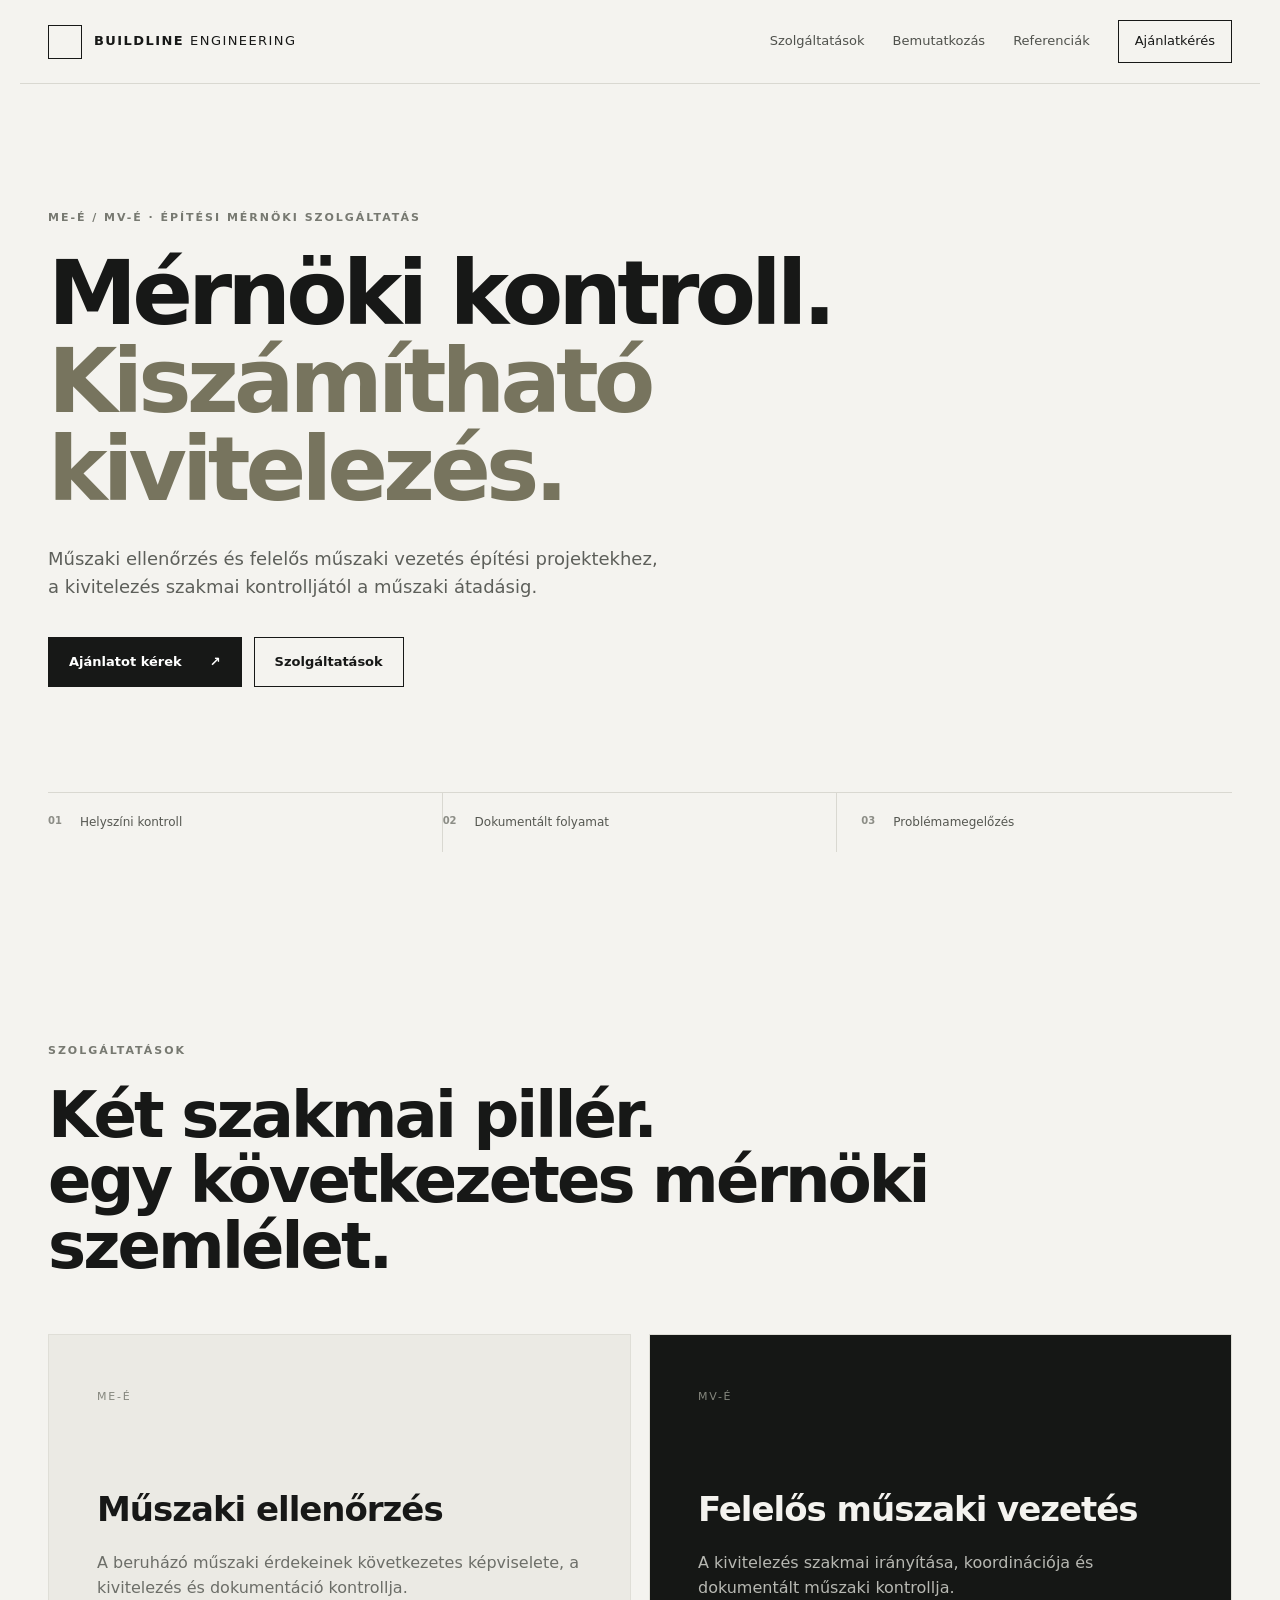
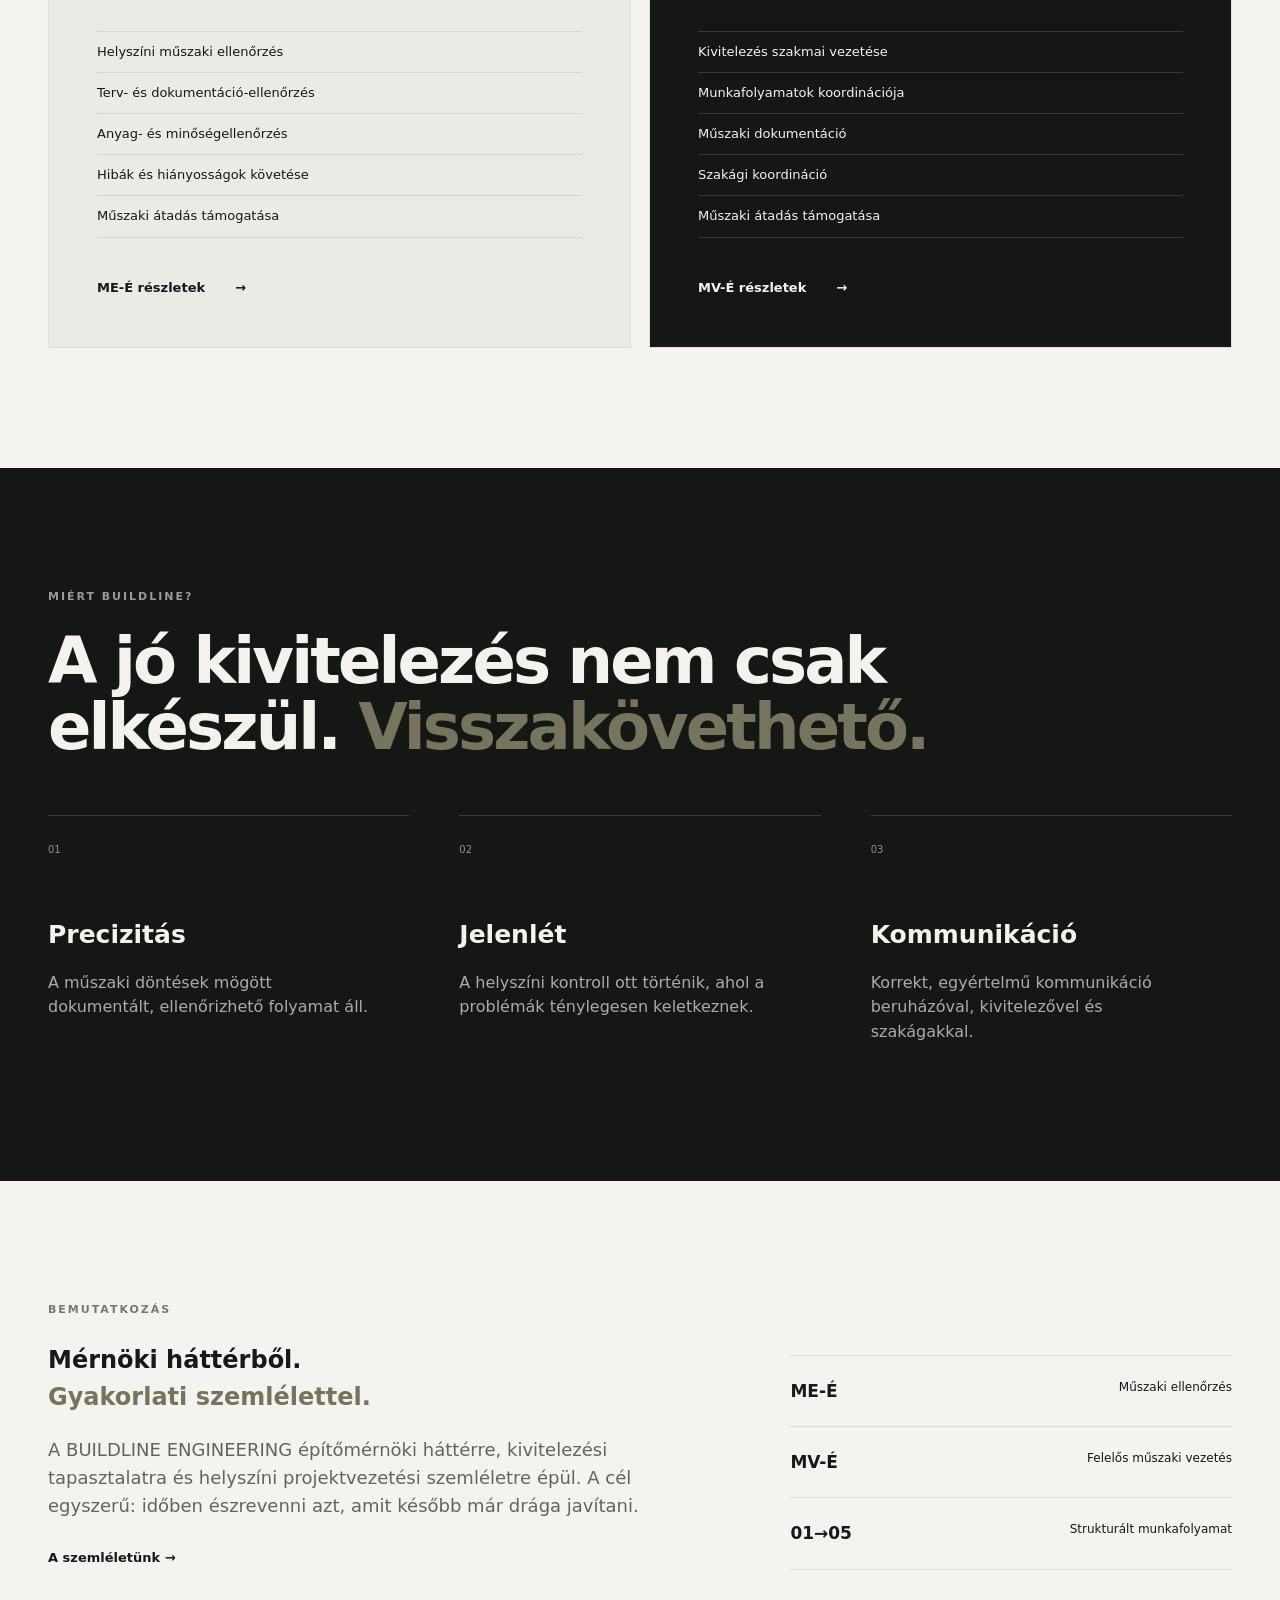
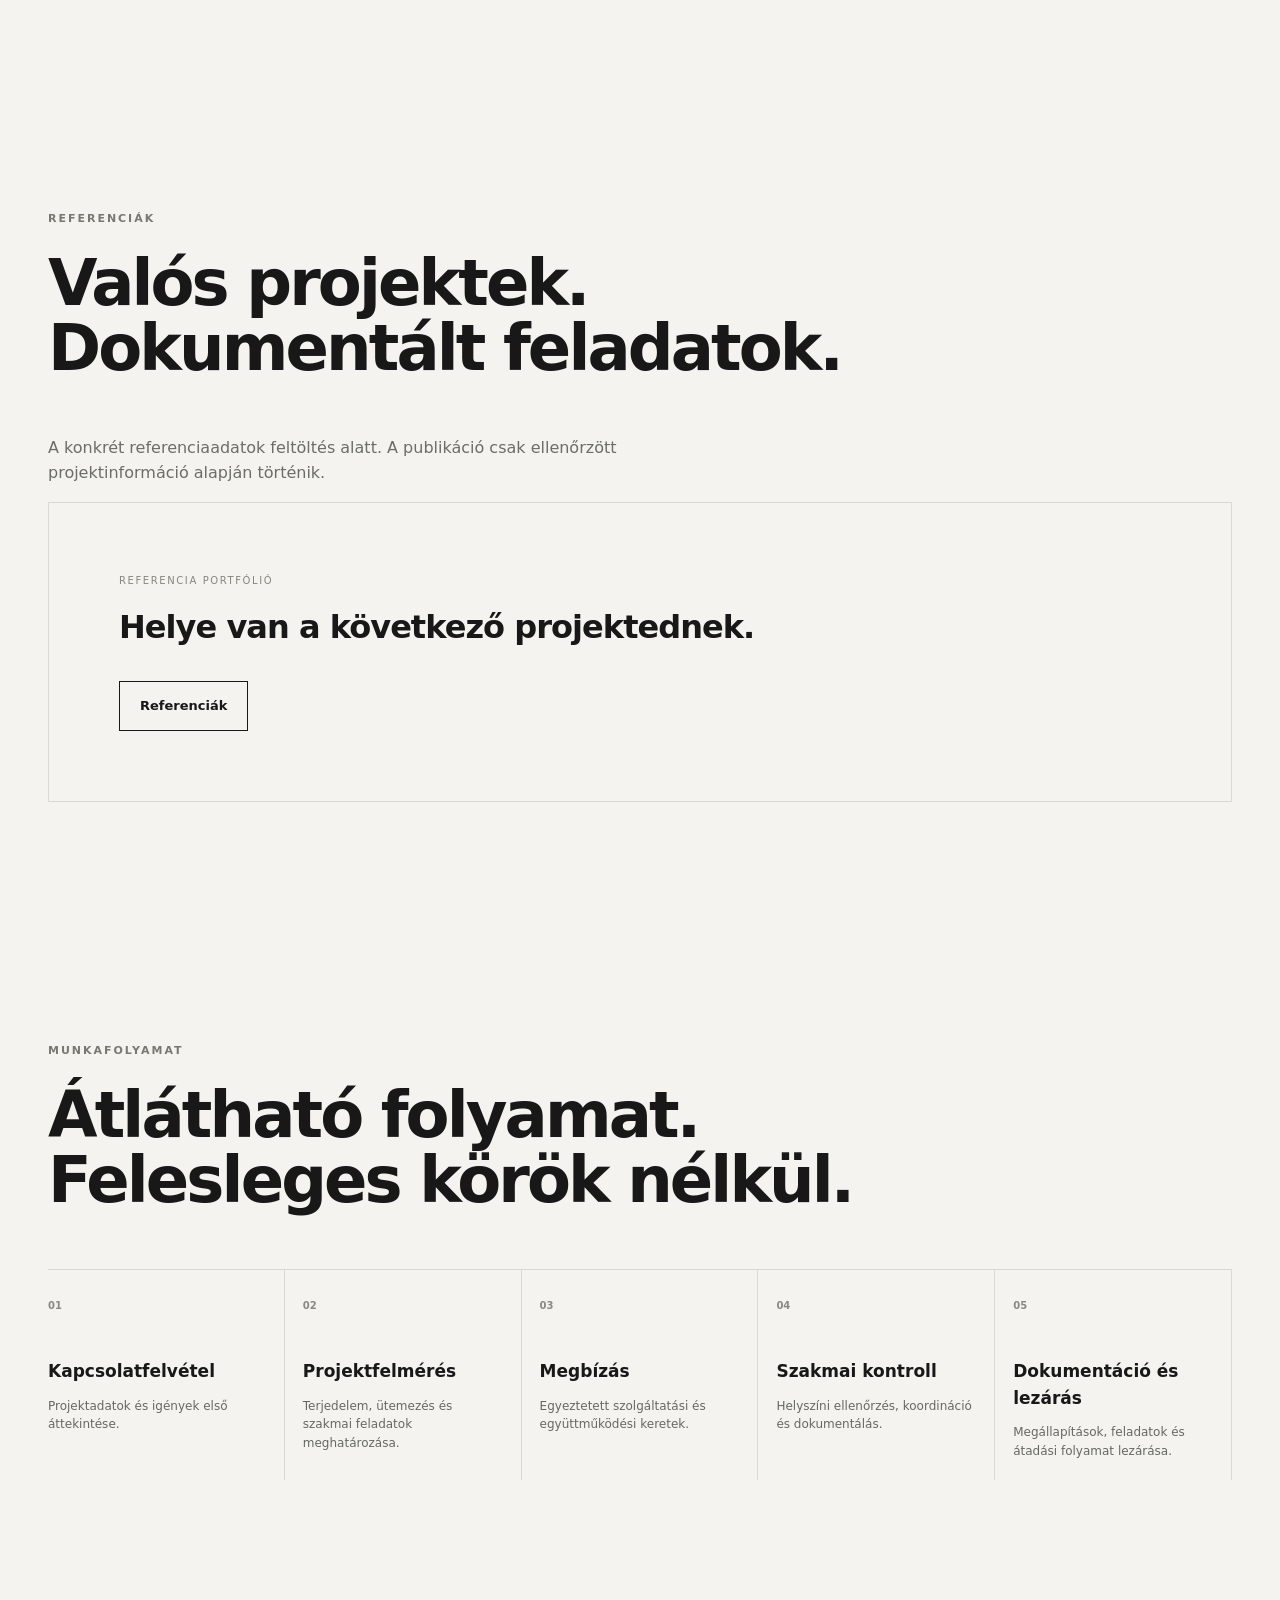
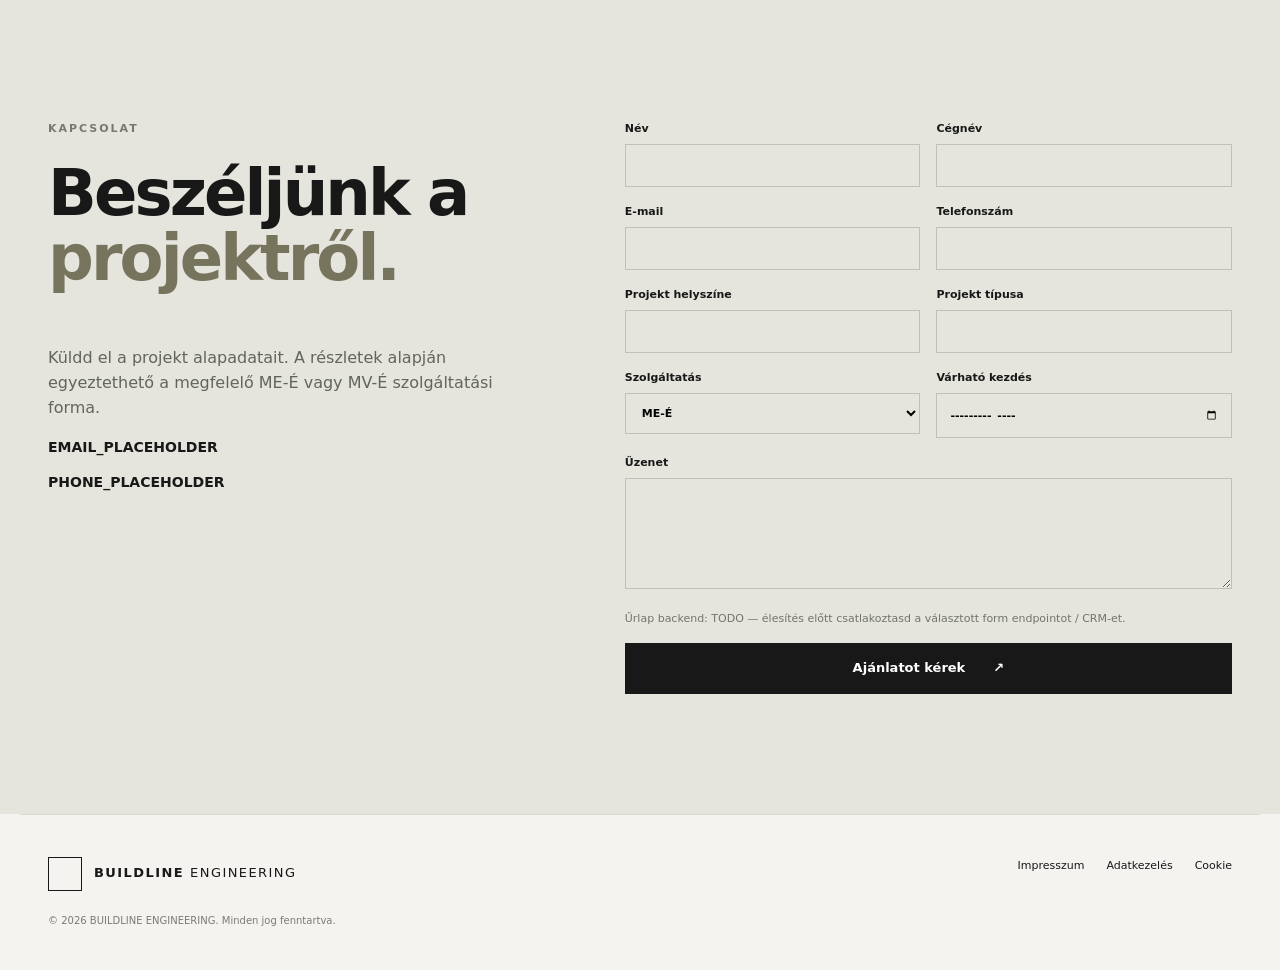
<file: index.html>
<!doctype html><html lang="hu"><head><meta charset="UTF-8"><meta name="viewport" content="width=device-width, initial-scale=1.0"><title>BUILDLINE ENGINEERING — Mérnöki kontroll. Kiszámítható kivitelezés.</title><meta name="description" content="BUILDLINE ENGINEERING — műszaki ellenőrzés (ME-É) és felelős műszaki vezetés (MV-É) építési projektekhez."><link rel="canonical" href="https://buildline.hu/"><meta name="robots" content="index,follow"><meta property="og:title" content="BUILDLINE ENGINEERING — Mérnöki kontroll. Kiszámítható kivitelezés."><meta property="og:description" content="Műszaki ellenőrzés és felelős műszaki vezetés építési projektekhez."><meta property="og:type" content="website"><meta property="og:url" content="https://buildline.hu/"><meta name="twitter:card" content="summary"><meta name="twitter:title" content="BUILDLINE ENGINEERING"><meta name="twitter:description" content="Mérnöki kontroll. Kiszámítható kivitelezés."><link rel="icon" href="./assets/favicon.svg" type="image/svg+xml"><link rel="stylesheet" href="./assets/styles.css"></head><body><header class="site-header"><a class="brand" href="./" aria-label="BUILDLINE ENGINEERING főoldal"><span class="brand-mark" aria-hidden="true"><i></i><i></i></span><span>BUILDLINE <b>ENGINEERING</b></span></a><nav aria-label="Fő navigáció"><a href="./#szolgaltatasok">Szolgáltatások</a><a href="./bemutatkozas.html">Bemutatkozás</a><a href="./referenciak.html">Referenciák</a><a class="nav-cta" href="./#ajanlatkeres">Ajánlatkérés</a></nav></header><main><section class="hero"><div class="eyebrow">ME-É / MV-É · ÉPÍTÉSI MÉRNÖKI SZOLGÁLTATÁS</div><h1>Mérnöki kontroll.<br><em>Kiszámítható kivitelezés.</em></h1><p>Műszaki ellenőrzés és felelős műszaki vezetés építési projektekhez, a kivitelezés szakmai kontrolljától a műszaki átadásig.</p><div class="actions"><a class="button primary" href="#ajanlatkeres">Ajánlatot kérek <span>↗</span></a><a class="button ghost" href="#szolgaltatasok">Szolgáltatások</a></div><div class="hero-grid"><div><strong>01</strong><span>Helyszíni kontroll</span></div><div><strong>02</strong><span>Dokumentált folyamat</span></div><div><strong>03</strong><span>Problémamegelőzés</span></div></div></section><section id="szolgaltatasok" class="section"><div class="section-head"><div class="eyebrow">SZOLGÁLTATÁSOK</div><h2>Két szakmai pillér.<br>egy következetes mérnöki szemlélet.</h2></div><div class="service-grid"><article class="service-card"><span class="service-code">ME-É</span><h3>Műszaki ellenőrzés</h3><p>A beruházó műszaki érdekeinek következetes képviselete, a kivitelezés és dokumentáció kontrollja.</p><ul><li>Helyszíni műszaki ellenőrzés</li><li>Terv- és dokumentáció-ellenőrzés</li><li>Anyag- és minőségellenőrzés</li><li>Hibák és hiányosságok követése</li><li>Műszaki átadás támogatása</li></ul><a href="./muszaki-ellenorzes.html">ME-É részletek <span>→</span></a></article><article class="service-card featured"><span class="service-code">MV-É</span><h3>Felelős műszaki vezetés</h3><p>A kivitelezés szakmai irányítása, koordinációja és dokumentált műszaki kontrollja.</p><ul><li>Kivitelezés szakmai vezetése</li><li>Munkafolyamatok koordinációja</li><li>Műszaki dokumentáció</li><li>Szakági koordináció</li><li>Műszaki átadás támogatása</li></ul><a href="./felelos-muszaki-vezetes.html">MV-É részletek <span>→</span></a></article></div></section><section class="dark-section"><div class="section-head"><div class="eyebrow">MIÉRT BUILDLINE?</div><h2>A jó kivitelezés nem csak<br>elkészül. <em>Visszakövethető.</em></h2></div><div class="principles"><div><span>01</span><h3>Precizitás</h3><p>A műszaki döntések mögött dokumentált, ellenőrizhető folyamat áll.</p></div><div><span>02</span><h3>Jelenlét</h3><p>A helyszíni kontroll ott történik, ahol a problémák ténylegesen keletkeznek.</p></div><div><span>03</span><h3>Kommunikáció</h3><p>Korrekt, egyértelmű kommunikáció beruházóval, kivitelezővel és szakágakkal.</p></div></div></section><section class="section intro"><div class="intro-copy"><div class="eyebrow">BEMUTATKOZÁS</div><h2>Mérnöki háttérből.<br><em>Gyakorlati szemlélettel.</em></h2><p>A BUILDLINE ENGINEERING építőmérnöki háttérre, kivitelezési tapasztalatra és helyszíni projektvezetési szemléletre épül. A cél egyszerű: időben észrevenni azt, amit később már drága javítani.</p><a class="text-link" href="./bemutatkozas.html">A szemléletünk →</a></div><div class="stat-panel"><div><strong>ME-É</strong><span>Műszaki ellenőrzés</span></div><div><strong>MV-É</strong><span>Felelős műszaki vezetés</span></div><div><strong>01→05</strong><span>Strukturált munkafolyamat</span></div></div></section><section class="section references"><div class="section-head"><div class="eyebrow">REFERENCIÁK</div><h2>Valós projektek.<br>Dokumentált feladatok.</h2><p class="muted">A konkrét referenciaadatok feltöltés alatt. A publikáció csak ellenőrzött projektinformáció alapján történik.</p></div><div class="reference-placeholder"><span>REFERENCIA PORTFÓLIÓ</span><strong>Helye van a következő projektednek.</strong><a class="button ghost" href="./referenciak.html">Referenciák</a></div></section><section class="section process"><div class="section-head"><div class="eyebrow">MUNKAFOLYAMAT</div><h2>Átlátható folyamat.<br>Felesleges körök nélkül.</h2></div><div class="process-grid"><div><b>01</b><h3>Kapcsolatfelvétel</h3><p>Projektadatok és igények első áttekintése.</p></div><div><b>02</b><h3>Projektfelmérés</h3><p>Terjedelem, ütemezés és szakmai feladatok meghatározása.</p></div><div><b>03</b><h3>Megbízás</h3><p>Egyeztetett szolgáltatási és együttműködési keretek.</p></div><div><b>04</b><h3>Szakmai kontroll</h3><p>Helyszíni ellenőrzés, koordináció és dokumentálás.</p></div><div><b>05</b><h3>Dokumentáció és lezárás</h3><p>Megállapítások, feladatok és átadási folyamat lezárása.</p></div></div></section><section id="ajanlatkeres" class="contact-section"><div><div class="eyebrow">KAPCSOLAT</div><h2>Beszéljünk a<br><em>projektről.</em></h2><p>Küldd el a projekt alapadatait. A részletek alapján egyeztethető a megfelelő ME-É vagy MV-É szolgáltatási forma.</p><a class="contact-line" href="mailto:EMAIL_PLACEHOLDER">EMAIL_PLACEHOLDER</a><a class="contact-line" href="tel:PHONE_PLACEHOLDER">PHONE_PLACEHOLDER</a></div><form id="quote-form" class="quote-form"><label>Név<input name="name" required></label><label>Cégnév<input name="company"></label><label>E-mail<input type="email" name="email" required></label><label>Telefonszám<input name="phone"></label><label>Projekt helyszíne<input name="location"></label><label>Projekt típusa<input name="type"></label><label>Szolgáltatás<select name="service"><option>ME-É</option><option>MV-É</option><option>ME-É + MV-É</option></select></label><label>Várható kezdés<input type="month" name="start"></label><label class="full">Üzenet<textarea name="message" rows="5"></textarea></label><div class="full form-note">Űrlap backend: TODO — élesítés előtt csatlakoztasd a választott form endpointot / CRM-et.</div><button class="button primary full" type="submit">Ajánlatot kérek <span>↗</span></button></form></section></main><footer class="footer"><div class="brand"><span class="brand-mark" aria-hidden="true"><i></i><i></i></span><span>BUILDLINE <b>ENGINEERING</b></span></div><div class="footer-links"><a href="./impresszum.html">Impresszum</a><a href="./adatkezeles.html">Adatkezelés</a><a href="./cookie.html">Cookie</a></div><small>© 2026 BUILDLINE ENGINEERING. Minden jog fenntartva.</small></footer><script src="./assets/main.js" defer></script><script type="application/ld+json">{"@context":"https://schema.org","@type":"ProfessionalService","name":"BUILDLINE ENGINEERING","description":"Műszaki ellenőrzés (ME-É) és felelős műszaki vezetés (MV-É) építési projektekhez.","url":"https://buildline.hu/","areaServed":"HU","serviceType":["Műszaki ellenőrzés","Felelős műszaki vezetés"]}</script></body></html>
</file>
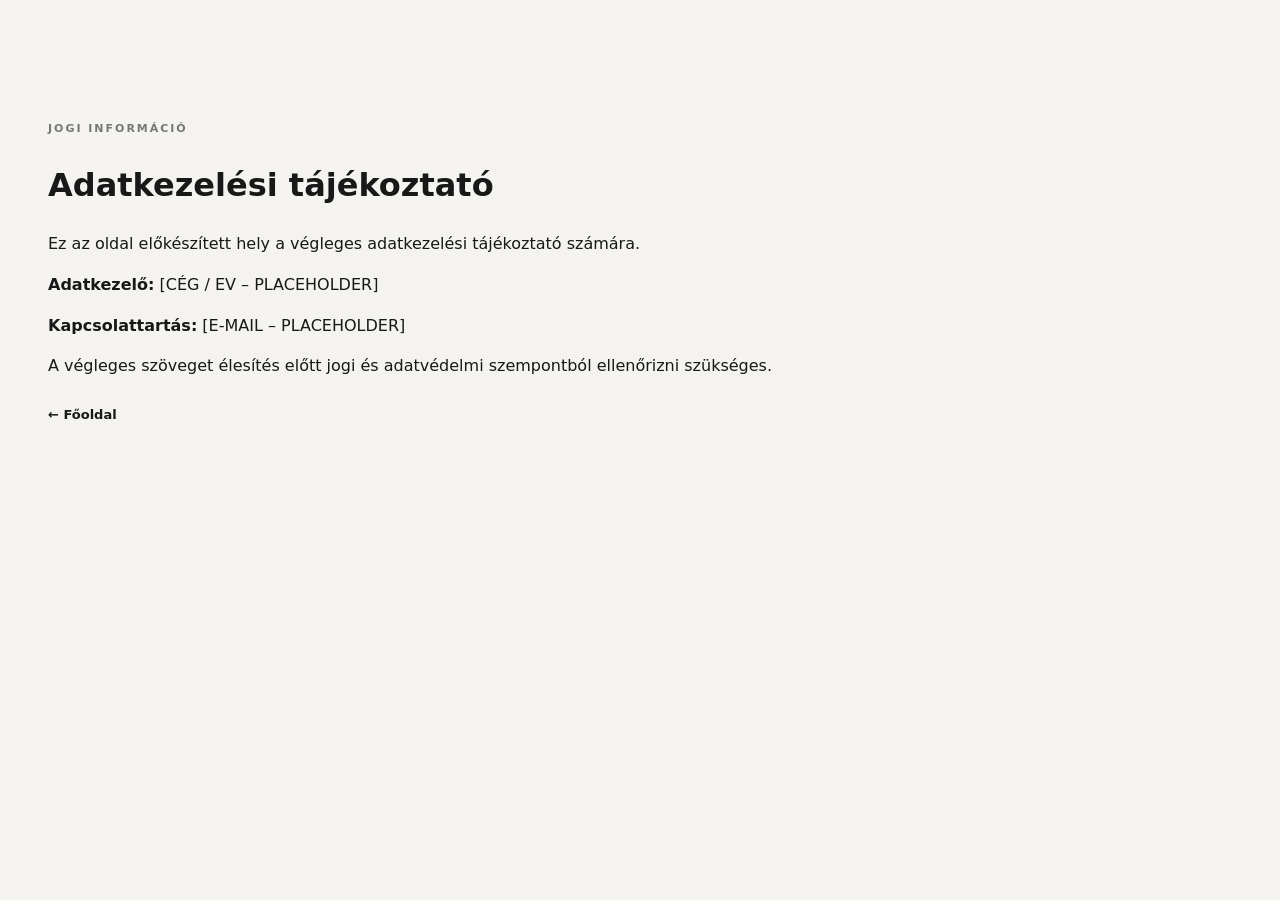
<file: adatkezeles.html>
<!doctype html><html lang="hu"><head><meta charset="utf-8"><meta name="viewport" content="width=device-width,initial-scale=1"><title>Adatkezelési tájékoztató | BUILDLINE ENGINEERING</title><meta name="description" content="BUILDLINE ENGINEERING adatkezelési tájékoztató."><link rel="stylesheet" href="./assets/styles.css"></head><body><main class="section"><div class="eyebrow">JOGI INFORMÁCIÓ</div><h1>Adatkezelési tájékoztató</h1><p>Ez az oldal előkészített hely a végleges adatkezelési tájékoztató számára.</p><p><strong>Adatkezelő:</strong> [CÉG / EV – PLACEHOLDER]</p><p><strong>Kapcsolattartás:</strong> [E-MAIL – PLACEHOLDER]</p><p>A végleges szöveget élesítés előtt jogi és adatvédelmi szempontból ellenőrizni szükséges.</p><a class="text-link" href="./">← Főoldal</a></main></body></html>
</file>
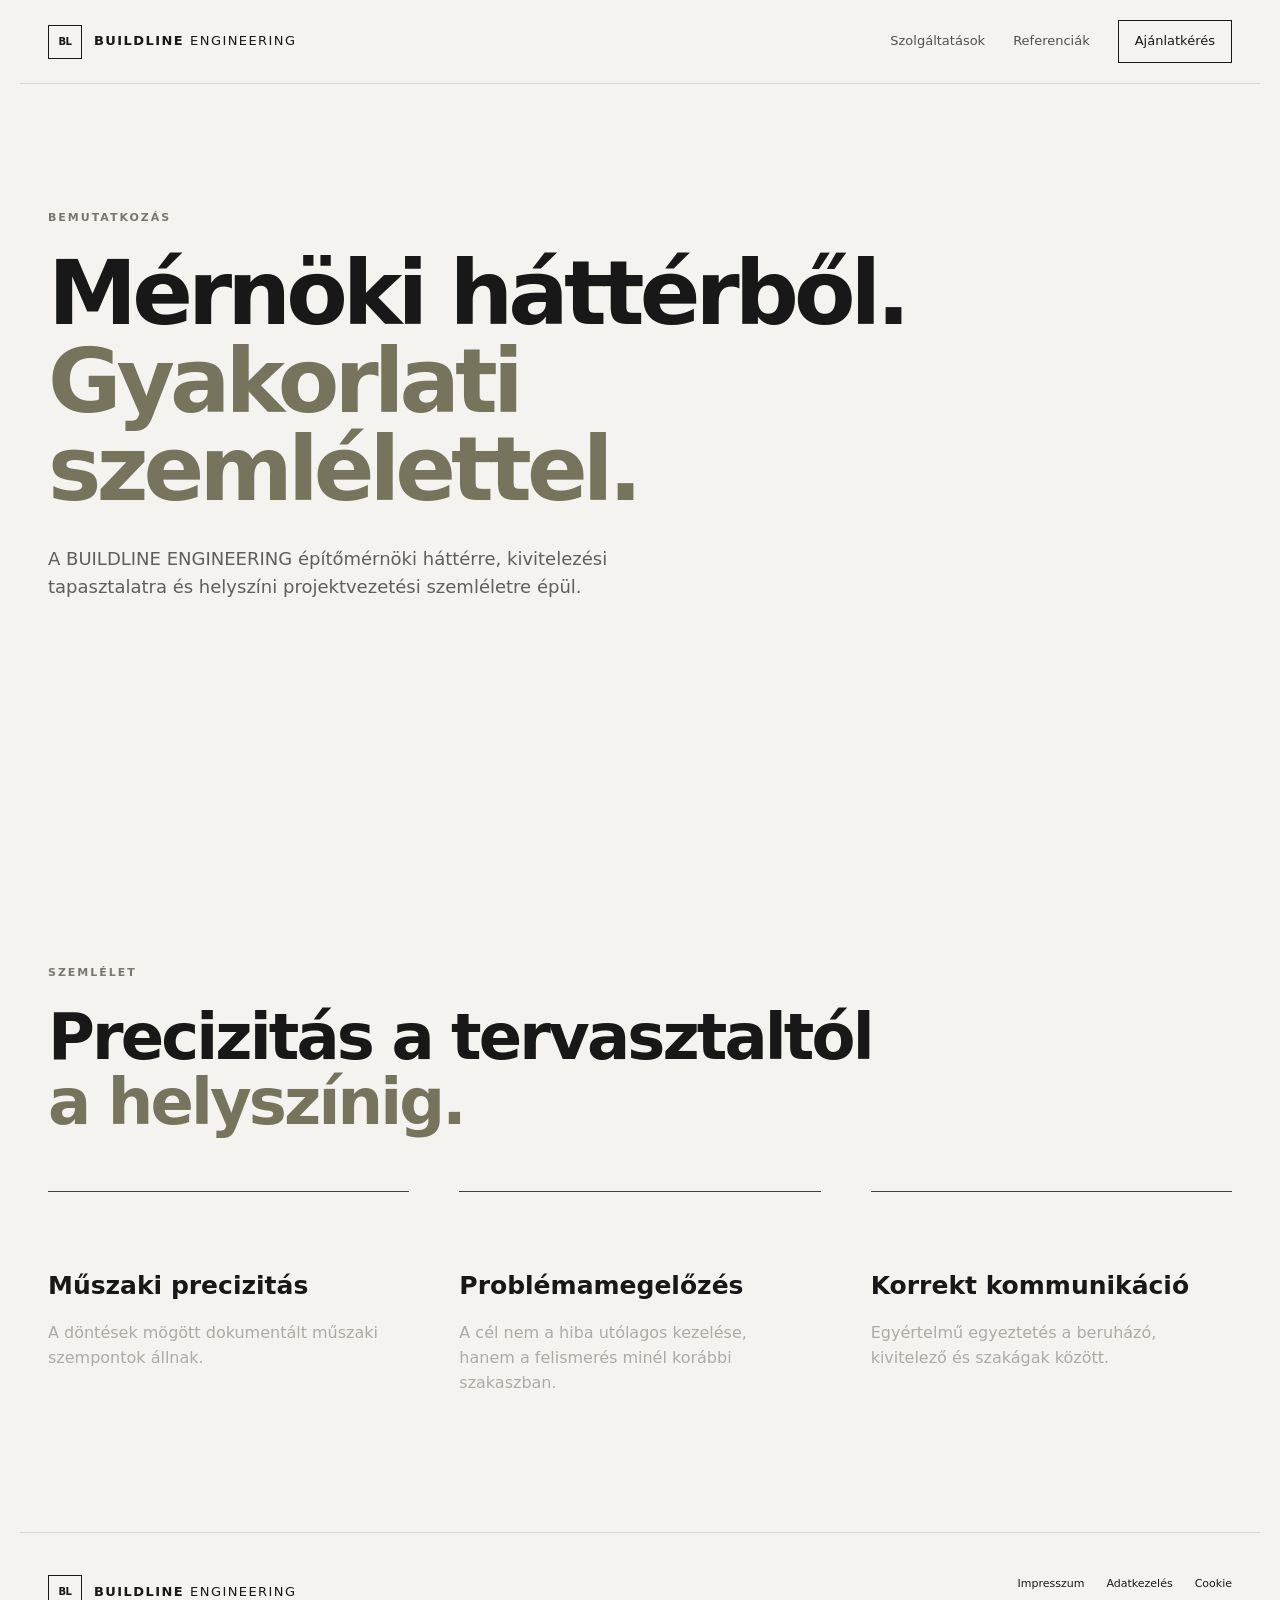
<file: bemutatkozas.html>
<!doctype html><html lang="hu"><head><meta charset="utf-8"><meta name="viewport" content="width=device-width,initial-scale=1"><title>Bemutatkozás | BUILDLINE ENGINEERING</title><meta name="description" content="A BUILDLINE ENGINEERING mérnöki szemlélete: építőmérnöki háttér, kivitelezési tapasztalat, helyszíni projektvezetés és dokumentált munkavégzés."><link rel="stylesheet" href="./assets/styles.css"></head><body><header class="site-header"><a class="brand" href="./"><span class="brand-mark">BL</span><span>BUILDLINE <b>ENGINEERING</b></span></a><nav><a href="./#szolgaltatasok">Szolgáltatások</a><a href="./referenciak.html">Referenciák</a><a class="nav-cta" href="./#ajanlatkeres">Ajánlatkérés</a></nav></header><main><section class="hero"><div class="eyebrow">BEMUTATKOZÁS</div><h1>Mérnöki háttérből.<br><em>Gyakorlati szemlélettel.</em></h1><p>A BUILDLINE ENGINEERING építőmérnöki háttérre, kivitelezési tapasztalatra és helyszíni projektvezetési szemléletre épül.</p></section><section class="section"><div class="section-head"><div class="eyebrow">SZEMLÉLET</div><h2>Precizitás a tervasztaltól<br><em>a helyszínig.</em></h2></div><div class="principles"><div><h3>Műszaki precizitás</h3><p>A döntések mögött dokumentált műszaki szempontok állnak.</p></div><div><h3>Problémamegelőzés</h3><p>A cél nem a hiba utólagos kezelése, hanem a felismerés minél korábbi szakaszban.</p></div><div><h3>Korrekt kommunikáció</h3><p>Egyértelmű egyeztetés a beruházó, kivitelező és szakágak között.</p></div></div></section></main><footer class="footer"><div class="brand"><span class="brand-mark">BL</span><span>BUILDLINE <b>ENGINEERING</b></span></div><div class="footer-links"><a href="./impresszum.html">Impresszum</a><a href="./adatkezeles.html">Adatkezelés</a><a href="./cookie.html">Cookie</a></div></footer></body></html>
</file>
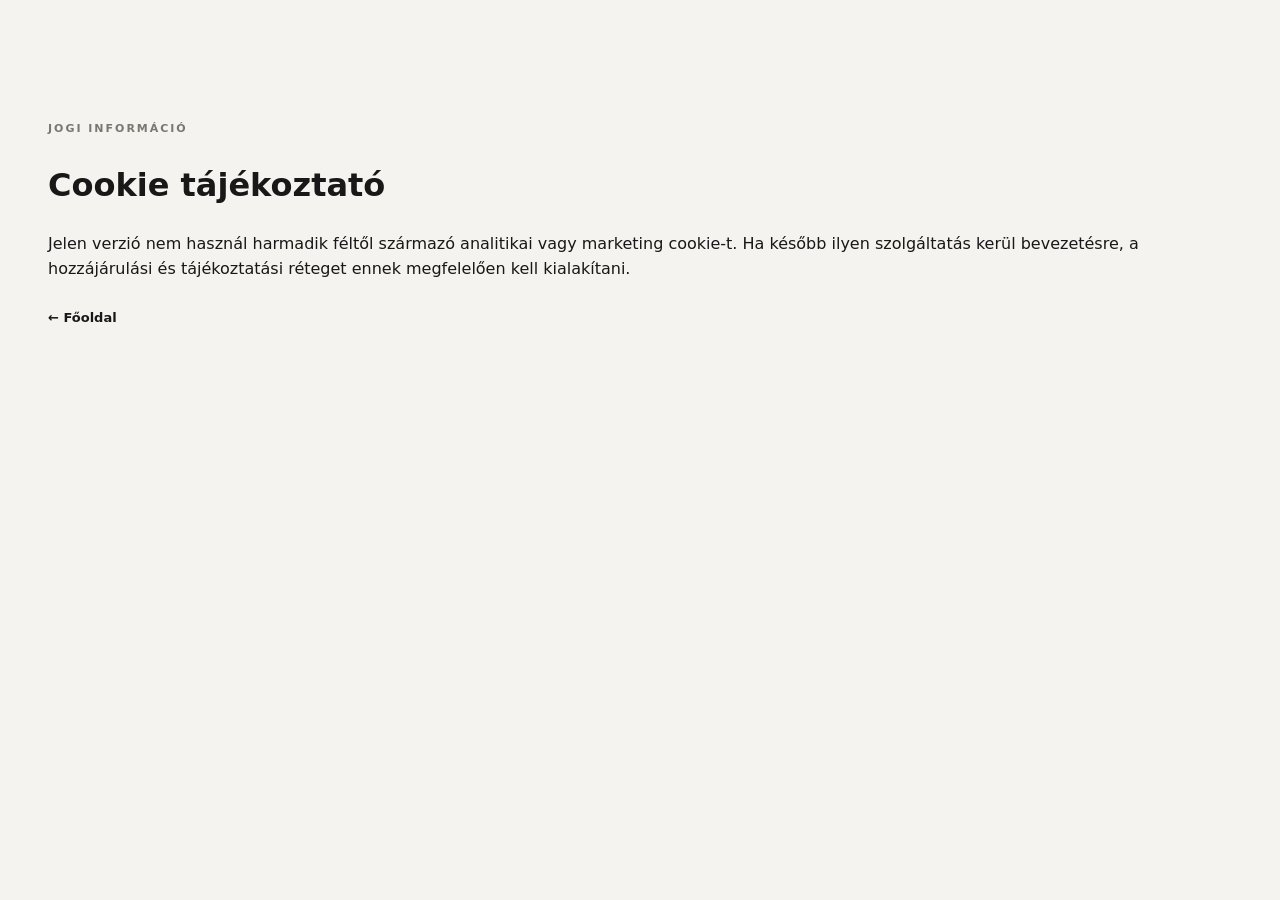
<file: cookie.html>
<!doctype html><html lang="hu"><head><meta charset="utf-8"><meta name="viewport" content="width=device-width,initial-scale=1"><title>Cookie tájékoztató | BUILDLINE ENGINEERING</title><meta name="description" content="BUILDLINE ENGINEERING cookie tájékoztató."><link rel="stylesheet" href="./assets/styles.css"></head><body><main class="section"><div class="eyebrow">JOGI INFORMÁCIÓ</div><h1>Cookie tájékoztató</h1><p>Jelen verzió nem használ harmadik féltől származó analitikai vagy marketing cookie-t. Ha később ilyen szolgáltatás kerül bevezetésre, a hozzájárulási és tájékoztatási réteget ennek megfelelően kell kialakítani.</p><a class="text-link" href="./">← Főoldal</a></main></body></html>
</file>
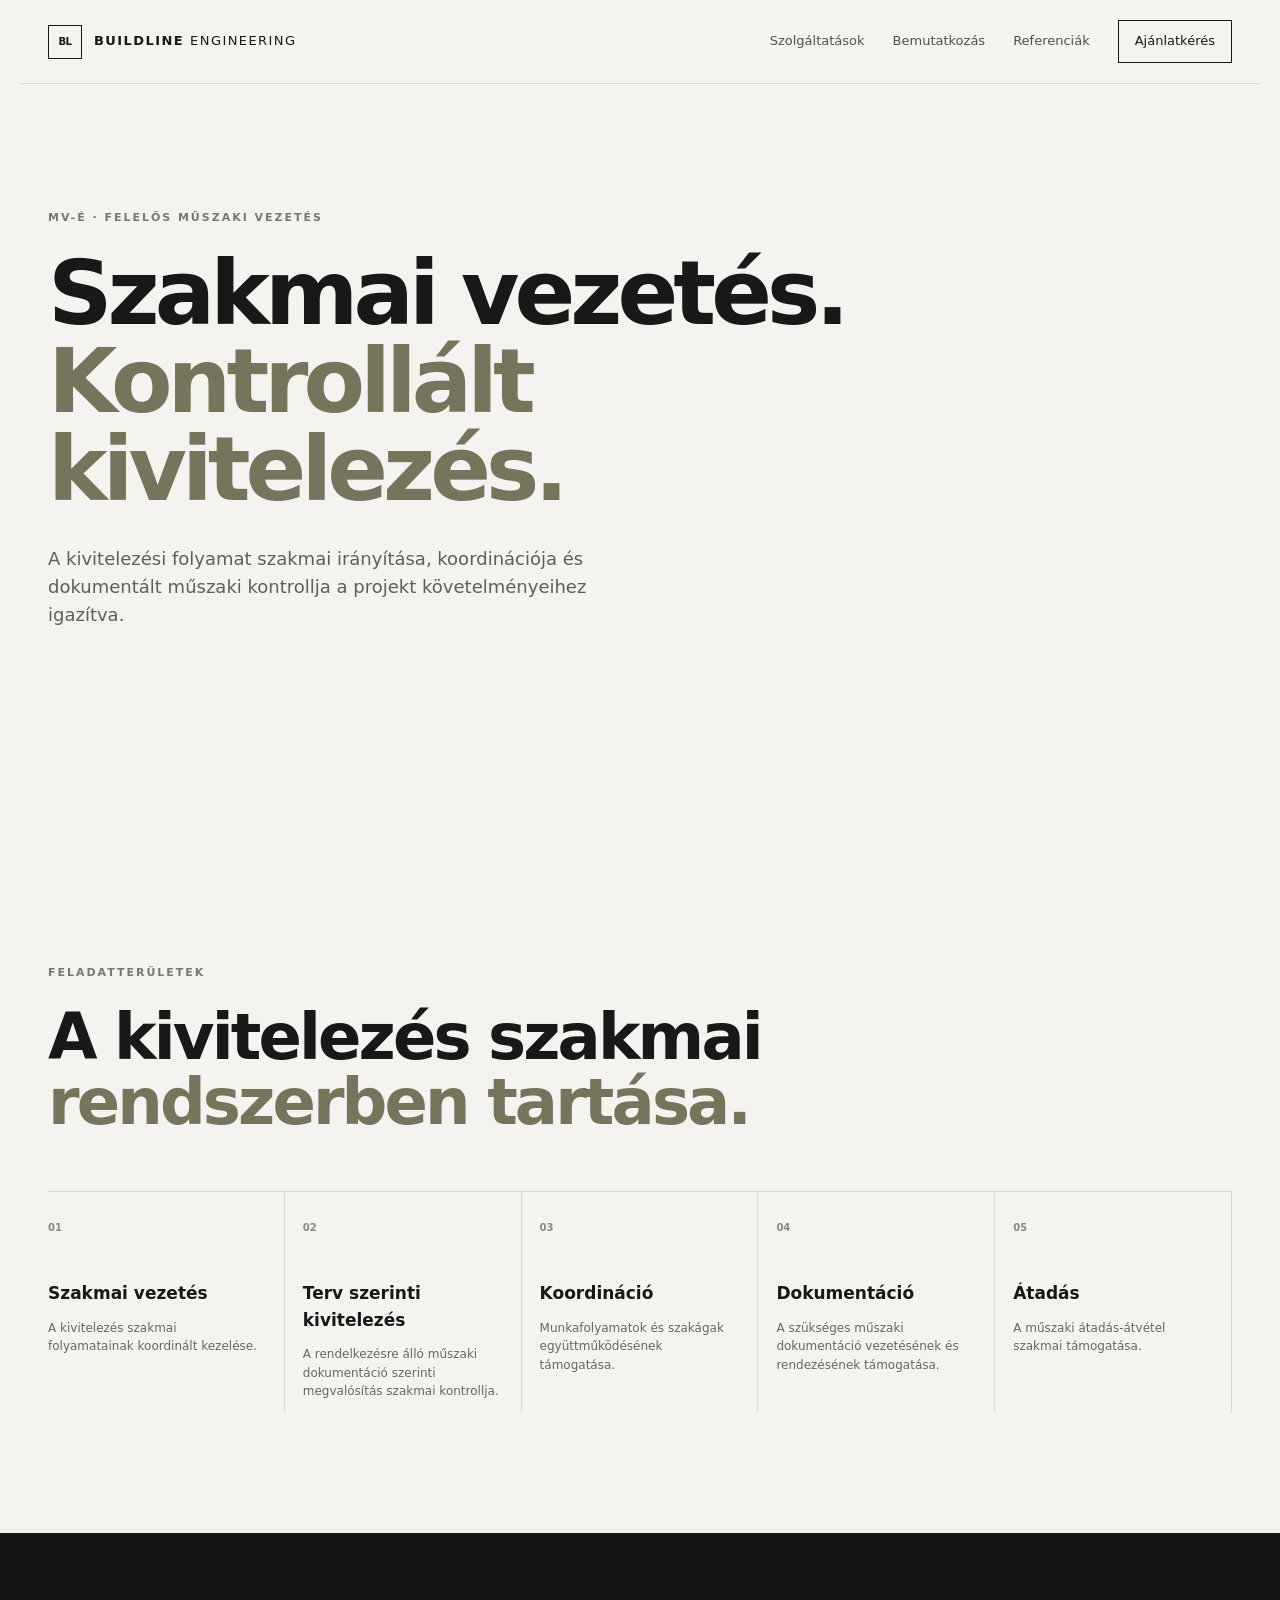
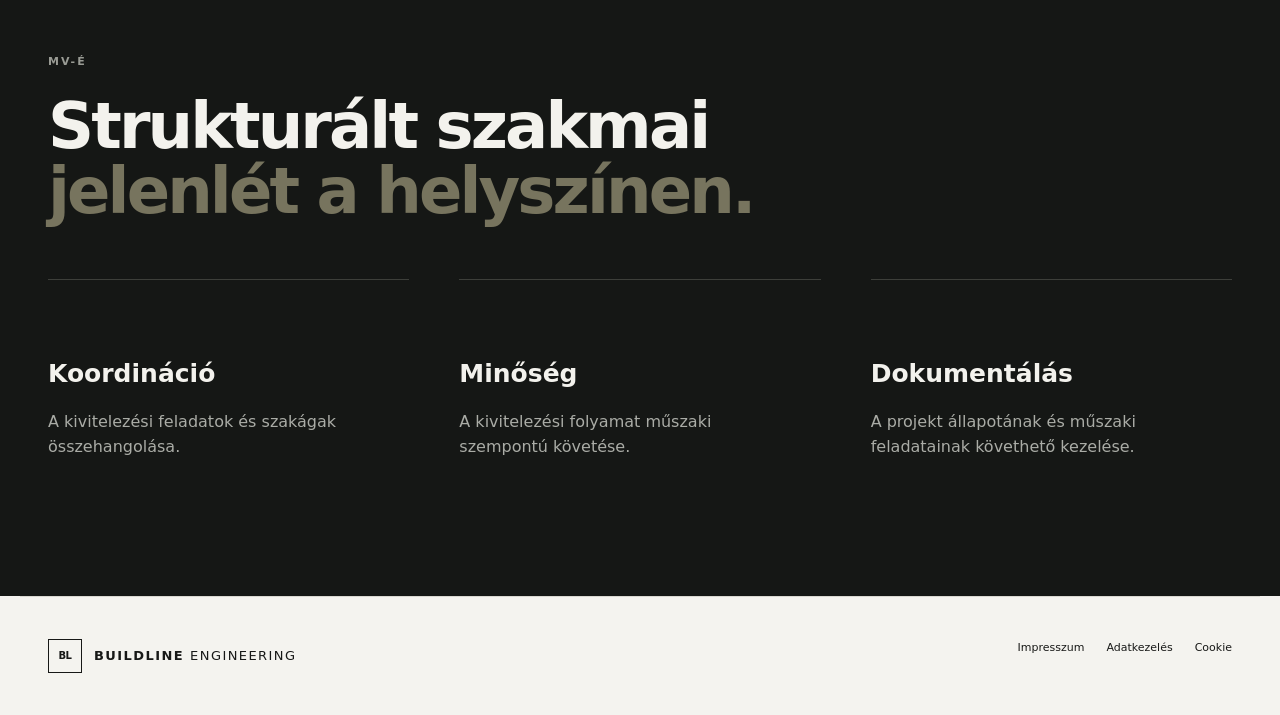
<file: felelos-muszaki-vezetes.html>
<!doctype html><html lang="hu"><head><meta charset="utf-8"><meta name="viewport" content="width=device-width,initial-scale=1"><title>MV-É felelős műszaki vezetés | BUILDLINE ENGINEERING</title><meta name="description" content="Felelős műszaki vezetés építési projektekhez: szakmai vezetés, koordináció, dokumentáció, minőség és műszaki átadás támogatása."><link rel="stylesheet" href="./assets/styles.css"></head><body><header class="site-header"><a class="brand" href="./"><span class="brand-mark">BL</span><span>BUILDLINE <b>ENGINEERING</b></span></a><nav><a href="./#szolgaltatasok">Szolgáltatások</a><a href="./bemutatkozas.html">Bemutatkozás</a><a href="./referenciak.html">Referenciák</a><a class="nav-cta" href="./#ajanlatkeres">Ajánlatkérés</a></nav></header><main><section class="hero"><div class="eyebrow">MV-É · FELELŐS MŰSZAKI VEZETÉS</div><h1>Szakmai vezetés.<br><em>Kontrollált kivitelezés.</em></h1><p>A kivitelezési folyamat szakmai irányítása, koordinációja és dokumentált műszaki kontrollja a projekt követelményeihez igazítva.</p></section><section class="section"><div class="section-head"><div class="eyebrow">FELADATTERÜLETEK</div><h2>A kivitelezés szakmai<br><em>rendszerben tartása.</em></h2></div><div class="process-grid"><div><b>01</b><h3>Szakmai vezetés</h3><p>A kivitelezés szakmai folyamatainak koordinált kezelése.</p></div><div><b>02</b><h3>Terv szerinti kivitelezés</h3><p>A rendelkezésre álló műszaki dokumentáció szerinti megvalósítás szakmai kontrollja.</p></div><div><b>03</b><h3>Koordináció</h3><p>Munkafolyamatok és szakágak együttműködésének támogatása.</p></div><div><b>04</b><h3>Dokumentáció</h3><p>A szükséges műszaki dokumentáció vezetésének és rendezésének támogatása.</p></div><div><b>05</b><h3>Átadás</h3><p>A műszaki átadás-átvétel szakmai támogatása.</p></div></div></section><section class="dark-section"><div class="section-head"><div class="eyebrow">MV-É</div><h2>Strukturált szakmai<br><em>jelenlét a helyszínen.</em></h2></div><div class="principles"><div><h3>Koordináció</h3><p>A kivitelezési feladatok és szakágak összehangolása.</p></div><div><h3>Minőség</h3><p>A kivitelezési folyamat műszaki szempontú követése.</p></div><div><h3>Dokumentálás</h3><p>A projekt állapotának és műszaki feladatainak követhető kezelése.</p></div></div></section></main><footer class="footer"><div class="brand"><span class="brand-mark">BL</span><span>BUILDLINE <b>ENGINEERING</b></span></div><div class="footer-links"><a href="./impresszum.html">Impresszum</a><a href="./adatkezeles.html">Adatkezelés</a><a href="./cookie.html">Cookie</a></div></footer></body></html>
</file>
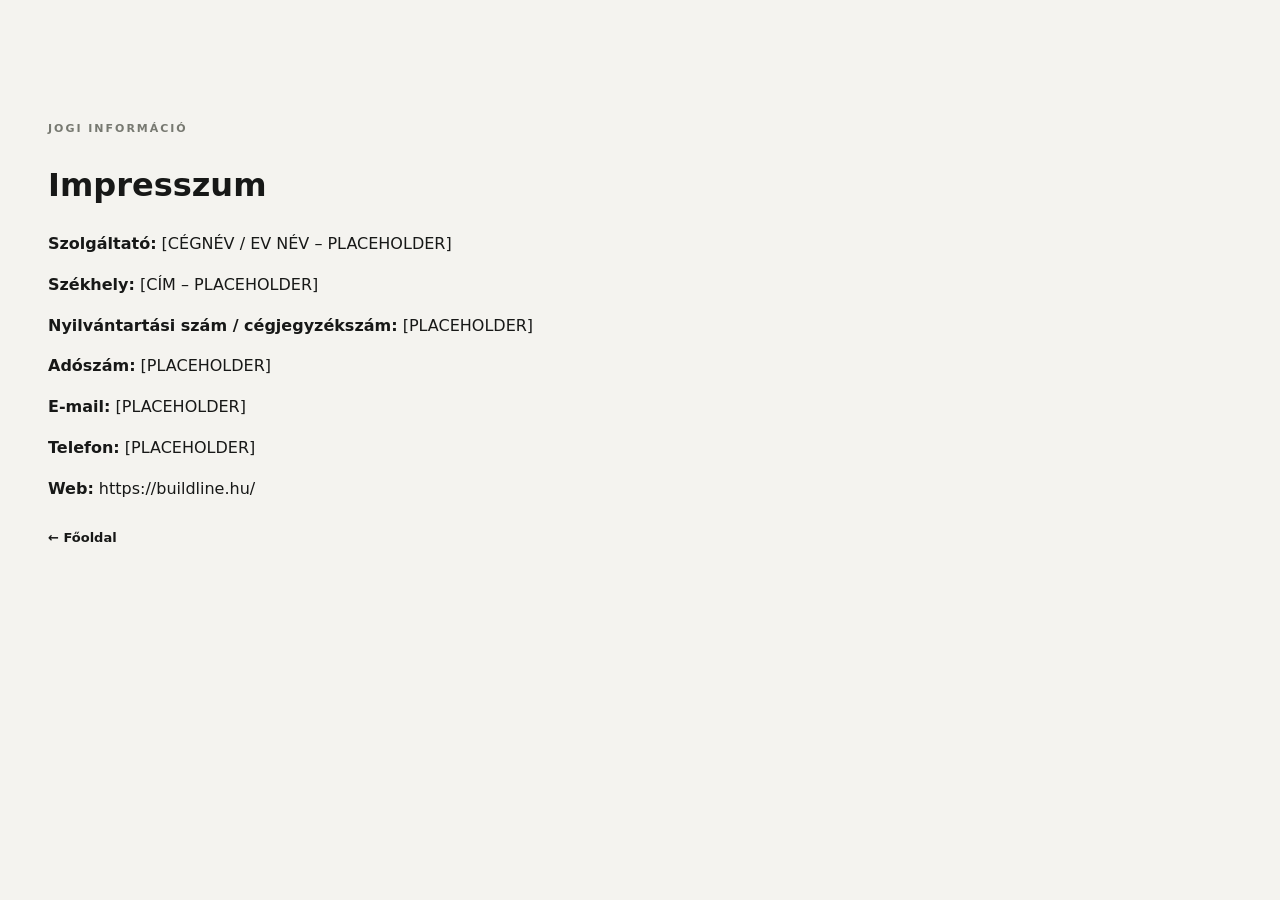
<file: impresszum.html>
<!doctype html><html lang="hu"><head><meta charset="utf-8"><meta name="viewport" content="width=device-width,initial-scale=1"><title>Impresszum | BUILDLINE ENGINEERING</title><meta name="description" content="BUILDLINE ENGINEERING impresszum."><link rel="stylesheet" href="./assets/styles.css"></head><body><main class="section"><div class="eyebrow">JOGI INFORMÁCIÓ</div><h1>Impresszum</h1><p><strong>Szolgáltató:</strong> [CÉGNÉV / EV NÉV – PLACEHOLDER]</p><p><strong>Székhely:</strong> [CÍM – PLACEHOLDER]</p><p><strong>Nyilvántartási szám / cégjegyzékszám:</strong> [PLACEHOLDER]</p><p><strong>Adószám:</strong> [PLACEHOLDER]</p><p><strong>E-mail:</strong> [PLACEHOLDER]</p><p><strong>Telefon:</strong> [PLACEHOLDER]</p><p><strong>Web:</strong> https://buildline.hu/</p><a class="text-link" href="./">← Főoldal</a></main></body></html>
</file>
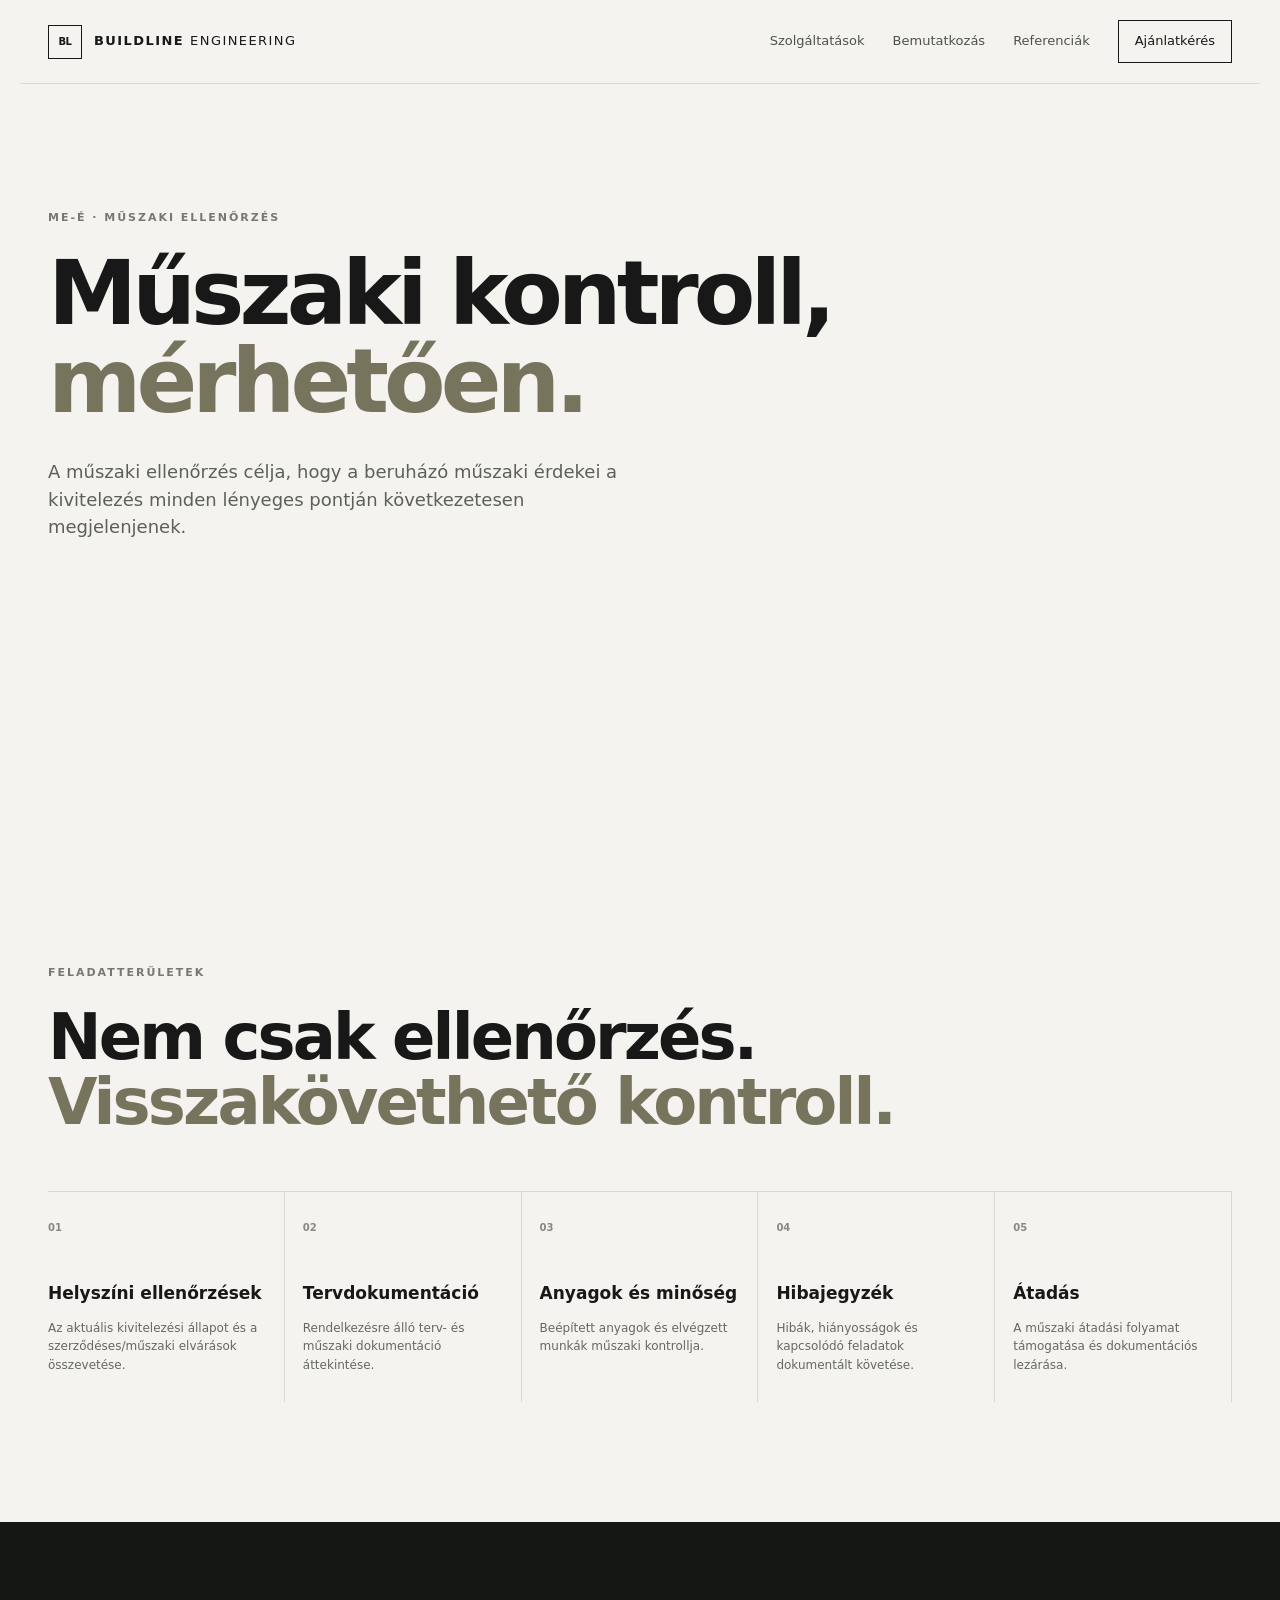
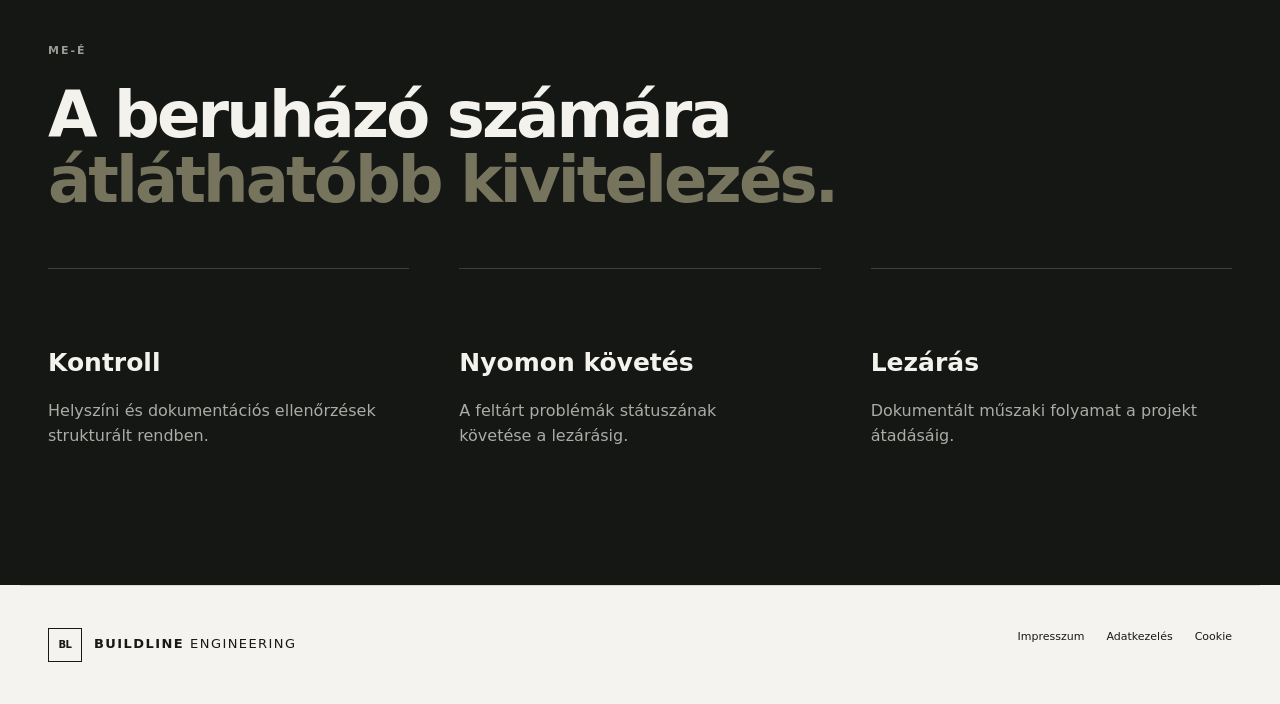
<file: muszaki-ellenorzes.html>
<!doctype html><html lang="hu"><head><meta charset="utf-8"><meta name="viewport" content="width=device-width,initial-scale=1"><title>ME-É műszaki ellenőrzés | BUILDLINE ENGINEERING</title><meta name="description" content="Műszaki ellenőrzés építési projektekhez: helyszíni kontroll, dokumentáció, minőség, teljesítés és műszaki átadás támogatása."><link rel="stylesheet" href="./assets/styles.css"></head><body><header class="site-header"><a class="brand" href="./"><span class="brand-mark">BL</span><span>BUILDLINE <b>ENGINEERING</b></span></a><nav><a href="./#szolgaltatasok">Szolgáltatások</a><a href="./bemutatkozas.html">Bemutatkozás</a><a href="./referenciak.html">Referenciák</a><a class="nav-cta" href="./#ajanlatkeres">Ajánlatkérés</a></nav></header><main><section class="hero"><div class="eyebrow">ME-É · MŰSZAKI ELLENŐRZÉS</div><h1>Műszaki kontroll,<br><em>mérhetően.</em></h1><p>A műszaki ellenőrzés célja, hogy a beruházó műszaki érdekei a kivitelezés minden lényeges pontján következetesen megjelenjenek.</p></section><section class="section"><div class="section-head"><div class="eyebrow">FELADATTERÜLETEK</div><h2>Nem csak ellenőrzés.<br><em>Visszakövethető kontroll.</em></h2></div><div class="process-grid"><div><b>01</b><h3>Helyszíni ellenőrzések</h3><p>Az aktuális kivitelezési állapot és a szerződéses/műszaki elvárások összevetése.</p></div><div><b>02</b><h3>Tervdokumentáció</h3><p>Rendelkezésre álló terv- és műszaki dokumentáció áttekintése.</p></div><div><b>03</b><h3>Anyagok és minőség</h3><p>Beépített anyagok és elvégzett munkák műszaki kontrollja.</p></div><div><b>04</b><h3>Hibajegyzék</h3><p>Hibák, hiányosságok és kapcsolódó feladatok dokumentált követése.</p></div><div><b>05</b><h3>Átadás</h3><p>A műszaki átadási folyamat támogatása és dokumentációs lezárása.</p></div></div></section><section class="dark-section"><div class="section-head"><div class="eyebrow">ME-É</div><h2>A beruházó számára<br><em>átláthatóbb kivitelezés.</em></h2></div><div class="principles"><div><h3>Kontroll</h3><p>Helyszíni és dokumentációs ellenőrzések strukturált rendben.</p></div><div><h3>Nyomon követés</h3><p>A feltárt problémák státuszának követése a lezárásig.</p></div><div><h3>Lezárás</h3><p>Dokumentált műszaki folyamat a projekt átadásáig.</p></div></div></section></main><footer class="footer"><div class="brand"><span class="brand-mark">BL</span><span>BUILDLINE <b>ENGINEERING</b></span></div><div class="footer-links"><a href="./impresszum.html">Impresszum</a><a href="./adatkezeles.html">Adatkezelés</a><a href="./cookie.html">Cookie</a></div></footer></body></html>
</file>
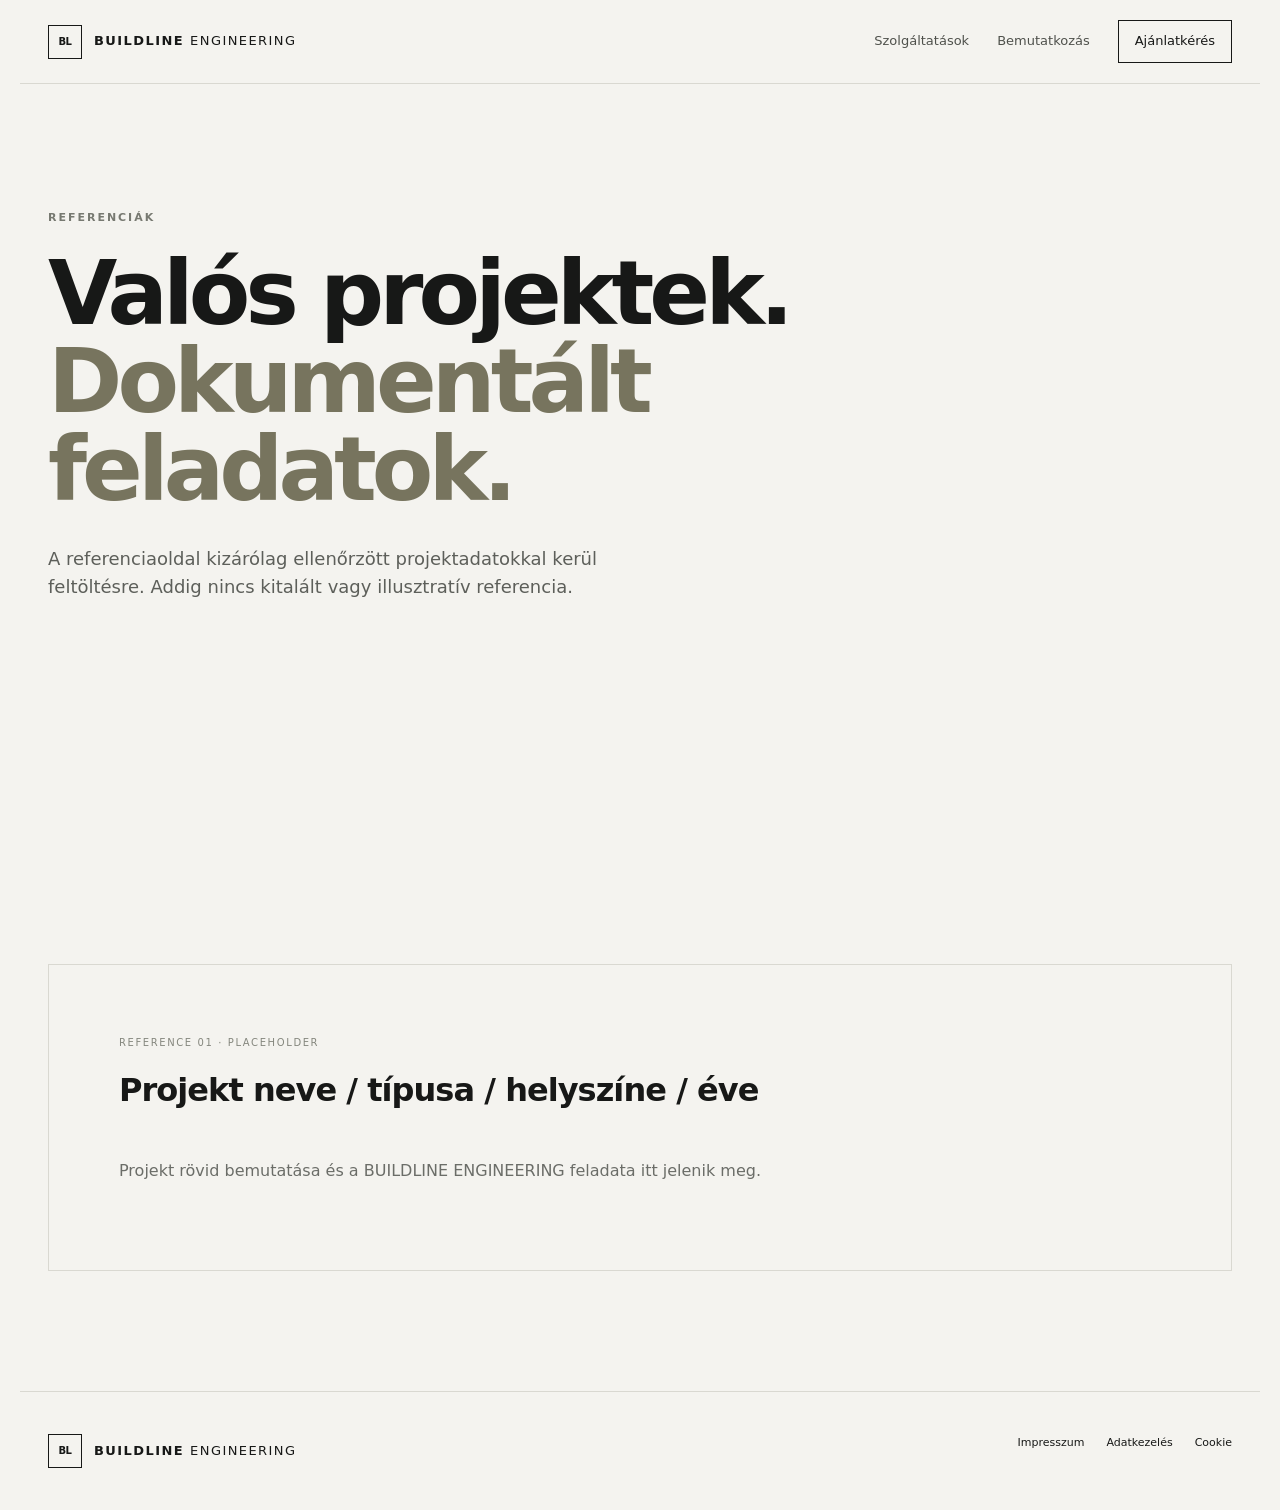
<file: referenciak.html>
<!doctype html><html lang="hu"><head><meta charset="utf-8"><meta name="viewport" content="width=device-width,initial-scale=1"><title>Referenciák | BUILDLINE ENGINEERING</title><meta name="description" content="BUILDLINE ENGINEERING referencia portfólió — ellenőrzött projektinformációk és szakmai feladatok."><link rel="stylesheet" href="./assets/styles.css"></head><body><header class="site-header"><a class="brand" href="./"><span class="brand-mark">BL</span><span>BUILDLINE <b>ENGINEERING</b></span></a><nav><a href="./#szolgaltatasok">Szolgáltatások</a><a href="./bemutatkozas.html">Bemutatkozás</a><a class="nav-cta" href="./#ajanlatkeres">Ajánlatkérés</a></nav></header><main><section class="hero"><div class="eyebrow">REFERENCIÁK</div><h1>Valós projektek.<br><em>Dokumentált feladatok.</em></h1><p>A referenciaoldal kizárólag ellenőrzött projektadatokkal kerül feltöltésre. Addig nincs kitalált vagy illusztratív referencia.</p></section><section class="section"><div class="reference-placeholder"><span>REFERENCE 01 · PLACEHOLDER</span><strong>Projekt neve / típusa / helyszíne / éve</strong><p class="muted">Projekt rövid bemutatása és a BUILDLINE ENGINEERING feladata itt jelenik meg.</p></div></section></main><footer class="footer"><div class="brand"><span class="brand-mark">BL</span><span>BUILDLINE <b>ENGINEERING</b></span></div><div class="footer-links"><a href="./impresszum.html">Impresszum</a><a href="./adatkezeles.html">Adatkezelés</a><a href="./cookie.html">Cookie</a></div></footer></body></html>
</file>
<file: assets/styles.css>
:root{--bg:#f4f3ef;--ink:#171817;--muted:#6b6d68;--line:#d9d8d1;--dark:#151715;--accent:#a7a27d;--white:#fff;--max:1240px}*{box-sizing:border-box}html{scroll-behavior:smooth}body{margin:0;background:var(--bg);color:var(--ink);font-family:Inter,ui-sans-serif,system-ui,-apple-system,BlinkMacSystemFont,"Segoe UI",sans-serif;line-height:1.55}a{color:inherit;text-decoration:none}button,input,select,textarea{font:inherit}.site-header{height:84px;display:flex;align-items:center;justify-content:space-between;max-width:var(--max);margin:auto;padding:0 28px;border-bottom:1px solid var(--line)}.brand{display:flex;align-items:center;gap:12px;font-size:13px;letter-spacing:.11em;font-weight:800}.brand b{font-weight:400}.brand-mark{display:grid;place-items:center;width:34px;height:34px;border:1px solid var(--ink);font-size:10px;letter-spacing:-.04em}.site-header nav{display:flex;align-items:center;gap:28px;font-size:13px}.site-header nav a:not(.nav-cta){color:#4f514c}.nav-cta{border:1px solid var(--ink);padding:10px 16px}.hero{max-width:var(--max);margin:auto;padding:125px 28px 70px;min-height:760px}.eyebrow{font-size:11px;letter-spacing:.18em;font-weight:750;color:#777971;margin-bottom:24px}.hero h1{font-size:clamp(48px,7vw,92px);line-height:.98;letter-spacing:-.055em;max-width:1000px;margin:0 0 32px}.hero h1 em,h2 em{font-style:normal;color:#77745e}.hero>p{max-width:620px;color:#5d5f5a;font-size:18px}.actions{display:flex;gap:12px;margin-top:36px}.button{display:inline-flex;justify-content:center;align-items:center;gap:28px;border:1px solid var(--ink);padding:14px 20px;font-weight:650;font-size:13px;cursor:pointer}.button.primary{background:var(--ink);color:var(--white)}.button.ghost{background:transparent}.hero-grid{display:grid;grid-template-columns:repeat(3,1fr);border-top:1px solid var(--line);margin-top:105px}.hero-grid div{padding:20px 0;border-right:1px solid var(--line);display:flex;gap:18px}.hero-grid div:last-child{border-right:0;padding-left:24px}.hero-grid strong{font-size:10px;color:#8c8d86}.hero-grid span{font-size:12px;color:#555751}.section{max-width:var(--max);margin:auto;padding:120px 28px}.section-head h2,.contact-section h2{font-size:clamp(38px,5vw,68px);line-height:1.02;letter-spacing:-.045em;margin:0 0 55px}.service-grid{display:grid;grid-template-columns:1fr 1fr;gap:18px}.service-card{background:#ebeae4;border:1px solid #dfded7;padding:48px;min-height:490px}.service-card.featured{background:var(--dark);color:#f4f3ef}.service-code{font-size:11px;letter-spacing:.16em;color:#85877e}.service-card h3{font-size:34px;letter-spacing:-.03em;margin:75px 0 14px}.service-card p{color:#6c6e68;max-width:510px}.featured p{color:#b7b8b2}.service-card ul{padding:0;margin:30px 0;list-style:none;border-top:1px solid #d4d3cc}.featured ul{border-color:#383a36}.service-card li{padding:10px 0;border-bottom:1px solid #d4d3cc;font-size:13px}.featured li{border-color:#383a36}.service-card>a,.text-link{display:inline-flex;margin-top:10px;font-size:13px;font-weight:700;gap:30px}.dark-section{background:var(--dark);color:#f3f2ed;padding:120px max(28px,calc((100vw - 1184px)/2))}.dark-section .eyebrow{color:#999b94}.principles{display:grid;grid-template-columns:repeat(3,1fr);gap:50px}.principles div{border-top:1px solid #3d3f3a;padding-top:20px}.principles span{font-size:10px;color:#8f918b}.principles h3{font-size:25px;margin:55px 0 10px}.principles p{color:#aaaCA6;max-width:330px}.intro{display:grid;grid-template-columns:1.2fr .8fr;gap:80px}.intro-copy p{font-size:18px;max-width:640px;color:#62645f}.stat-panel{align-self:end;border-top:1px solid var(--line)}.stat-panel div{display:flex;justify-content:space-between;padding:22px 0;border-bottom:1px solid var(--line);font-size:12px}.stat-panel strong{font-size:17px}.muted{color:var(--muted);max-width:650px}.reference-placeholder{border:1px solid var(--line);padding:70px;min-height:300px;display:flex;flex-direction:column;align-items:flex-start;justify-content:center}.reference-placeholder span{font-size:10px;letter-spacing:.16em;color:#85877e}.reference-placeholder strong{font-size:32px;letter-spacing:-.03em;margin:15px 0 28px}.process-grid{display:grid;grid-template-columns:repeat(5,1fr);border-top:1px solid var(--line)}.process-grid>div{padding:22px 18px 0 0;border-right:1px solid var(--line);min-height:210px}.process-grid>div:not(:first-child){padding-left:18px}.process-grid b{font-size:10px;color:#888a82}.process-grid h3{font-size:17px;margin:42px 0 8px}.process-grid p{font-size:12px;color:#666862}.contact-section{background:#e5e4dd;display:grid;grid-template-columns:.9fr 1.1fr;gap:80px;padding:120px max(28px,calc((100vw - 1184px)/2))}.contact-section p{max-width:450px;color:#62645e}.contact-line{display:block;font-size:14px;font-weight:650;margin-top:14px}.quote-form{display:grid;grid-template-columns:1fr 1fr;gap:16px}.quote-form label{font-size:11px;font-weight:700}.quote-form input,.quote-form select,.quote-form textarea{width:100%;margin-top:7px;background:transparent;border:1px solid #bfc0b9;padding:12px;outline:none}.quote-form input:focus,.quote-form select:focus,.quote-form textarea:focus{border-color:var(--ink)}.full{grid-column:1/-1}.form-note{font-size:11px;color:#72746d}.footer{max-width:var(--max);margin:auto;padding:42px 28px;display:grid;grid-template-columns:1fr auto;gap:22px;border-top:1px solid var(--line)}.footer-links{display:flex;gap:22px;font-size:11px}.footer small{grid-column:1/-1;color:#7a7c75;font-size:10px}@media(max-width:800px){.site-header{height:72px;padding:0 18px}.site-header nav a:not(.nav-cta){display:none}.site-header nav{gap:10px}.hero{padding:90px 18px 45px;min-height:auto}.hero h1{font-size:48px}.hero>p{font-size:16px}.hero-grid{margin-top:70px}.hero-grid div{display:block}.hero-grid span{display:block;margin-top:8px}.section{padding:80px 18px}.service-grid,.intro,.contact-section{grid-template-columns:1fr}.service-card{padding:30px;min-height:auto}.service-card h3{margin-top:55px}.dark-section{padding:80px 18px}.principles{grid-template-columns:1fr;gap:35px}.principles h3{margin-top:35px}.process-grid{grid-template-columns:1fr 1fr}.process-grid>div{min-height:160px}.contact-section{padding:80px 18px}.footer{padding:35px 18px;grid-template-columns:1fr}.footer-links{flex-wrap:wrap}.quote-form{grid-template-columns:1fr}.full{grid-column:1}.footer small{grid-column:1}}
</file>
